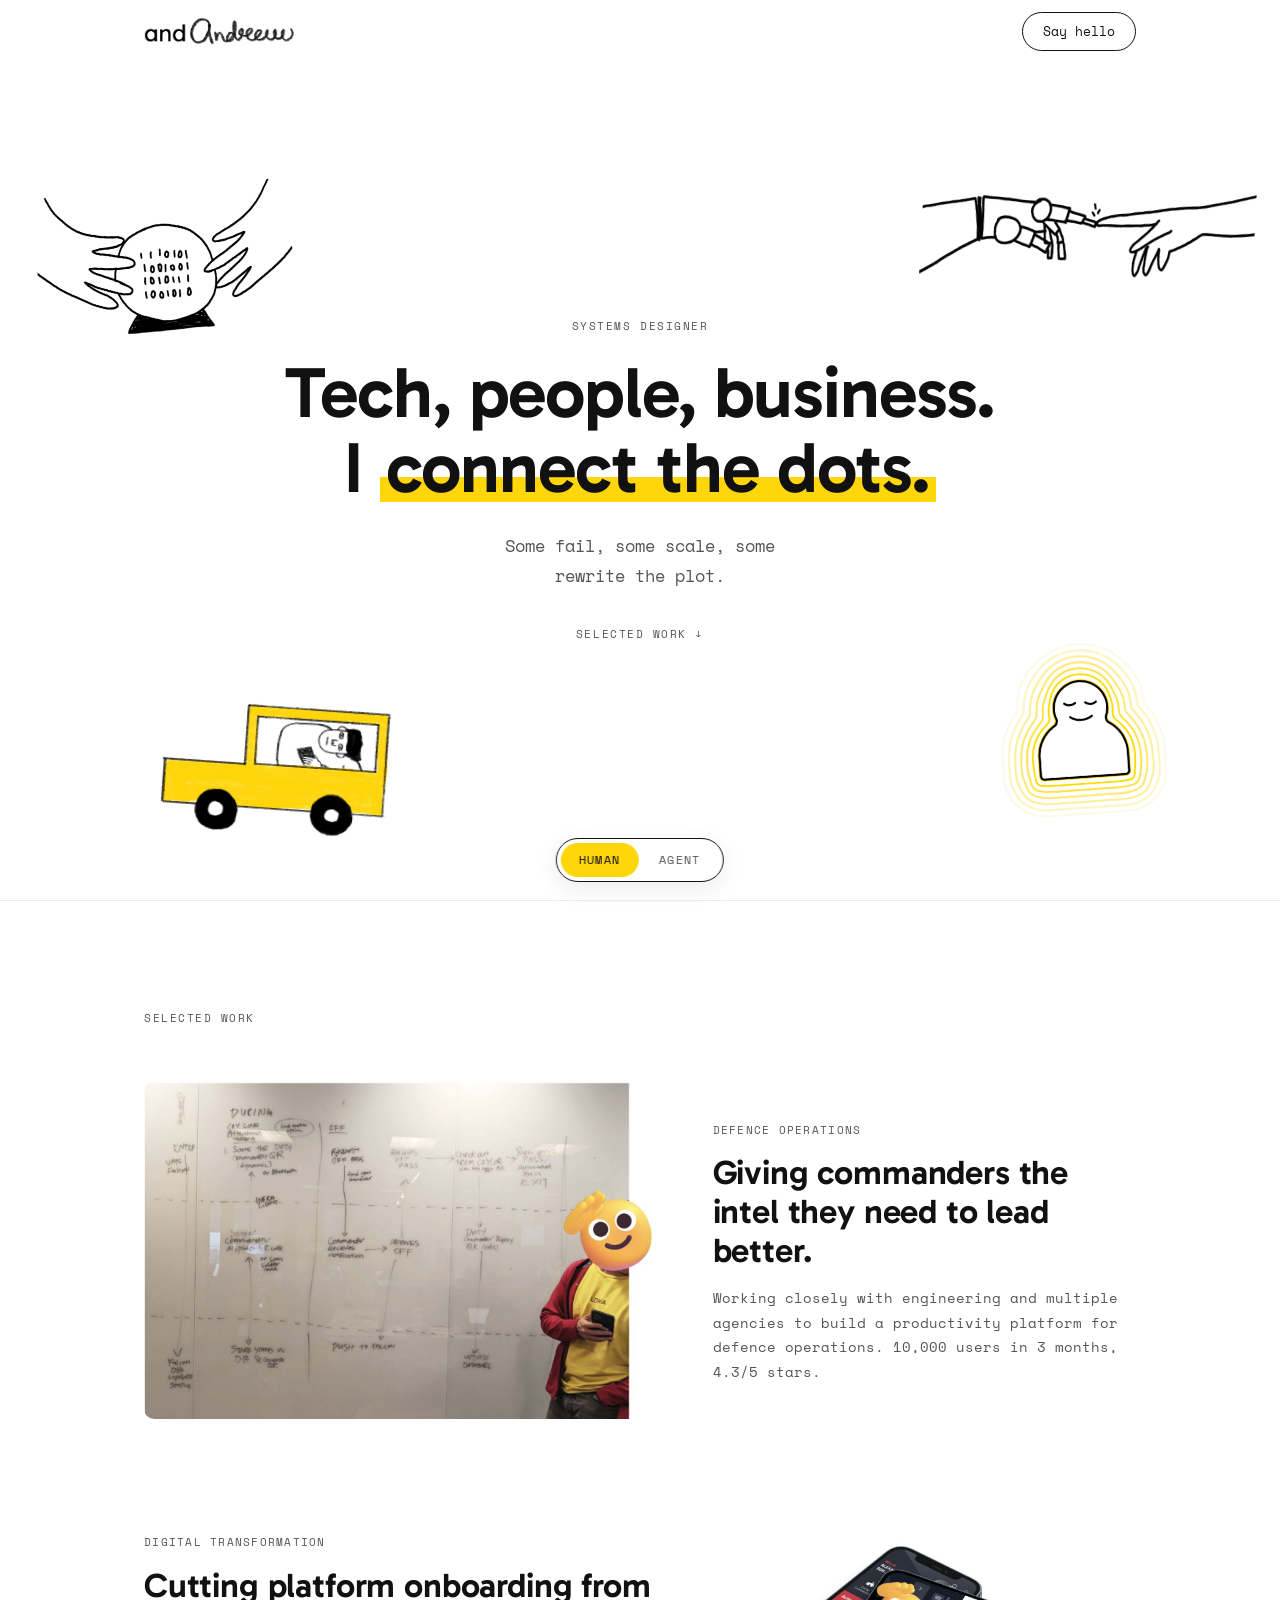
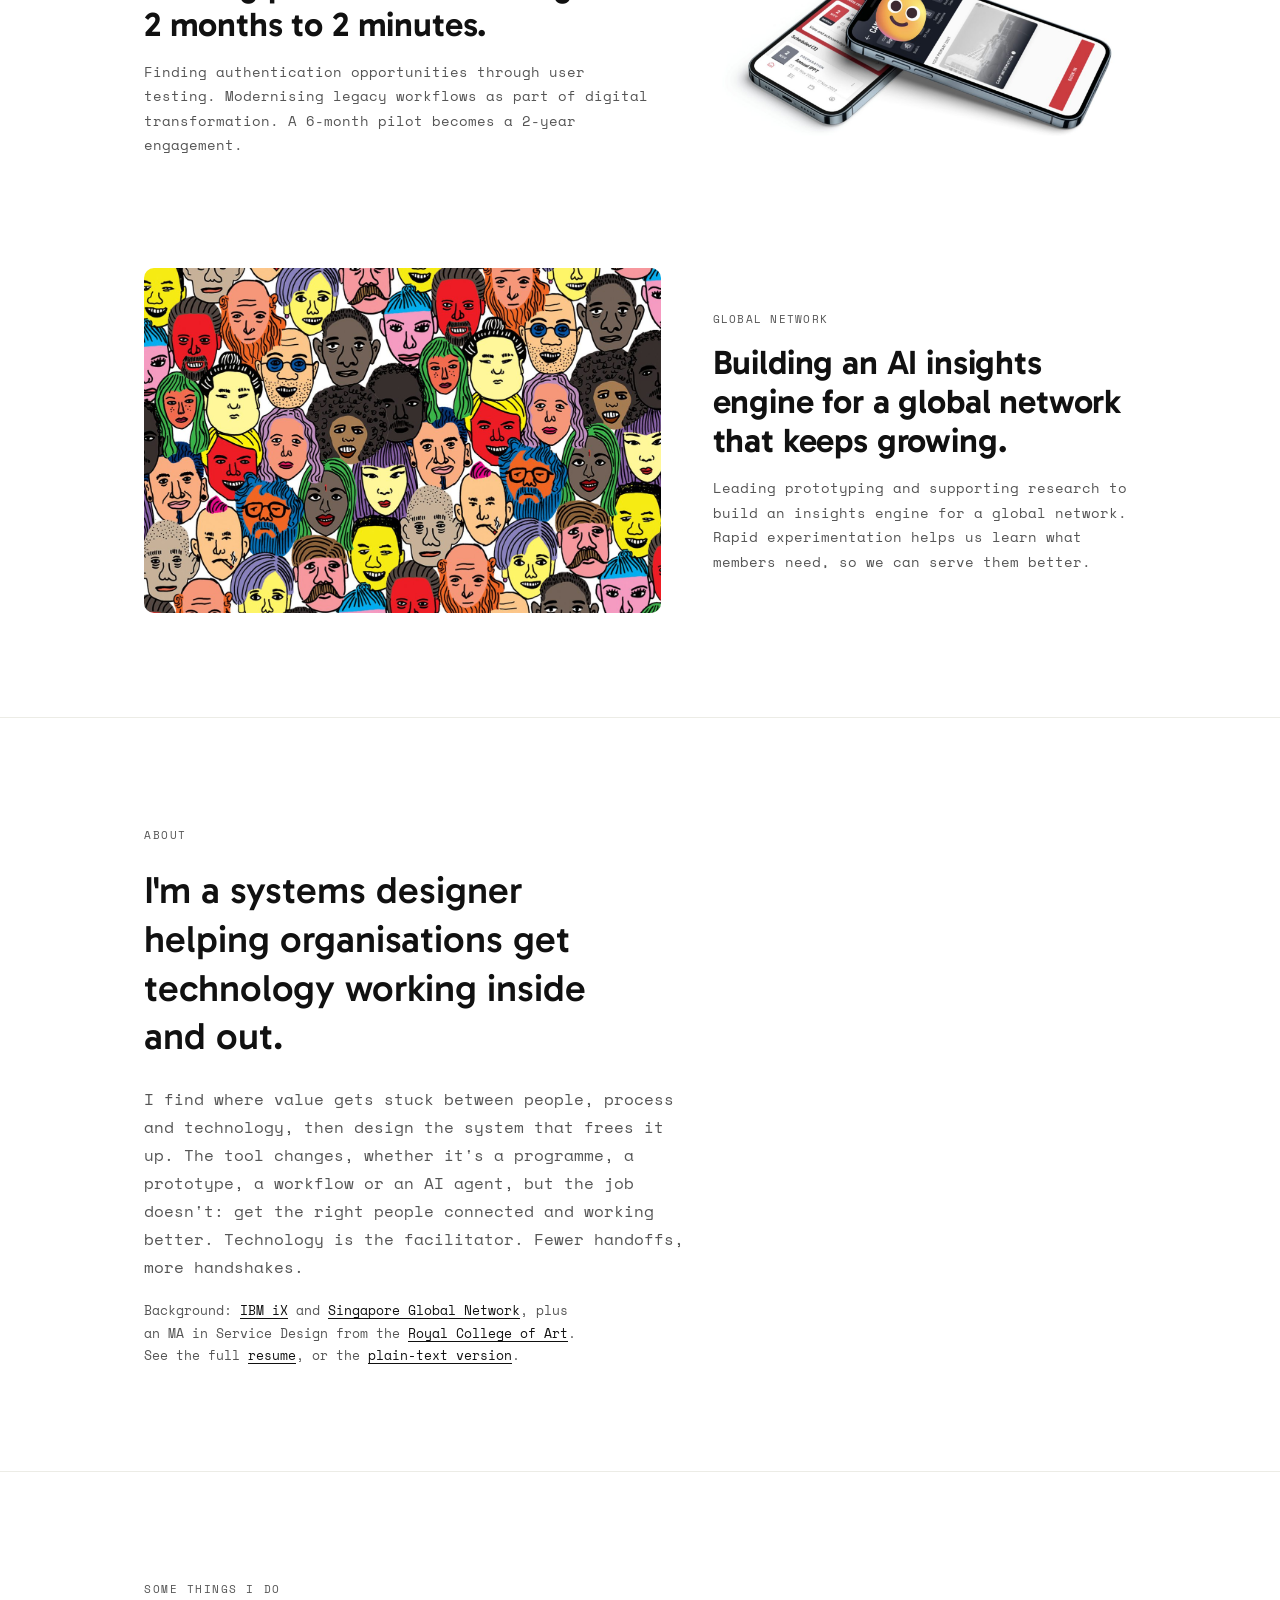
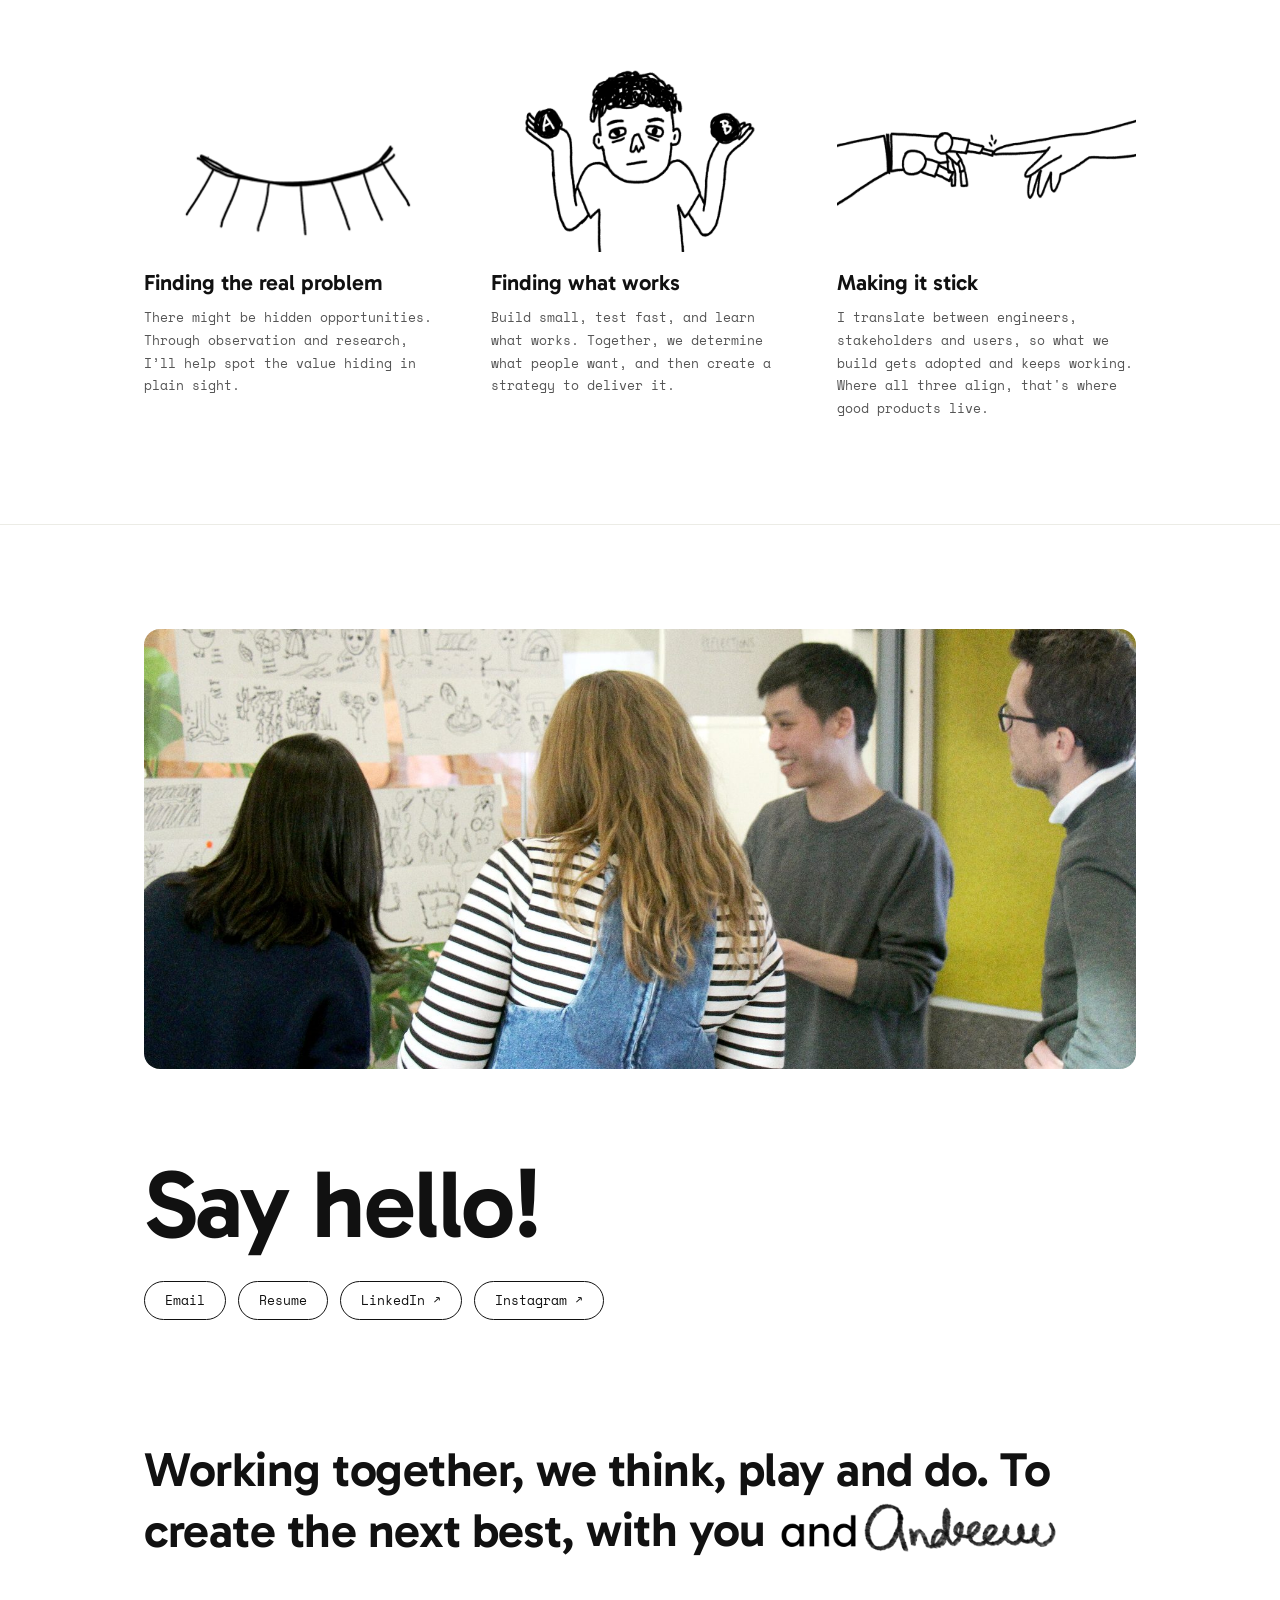
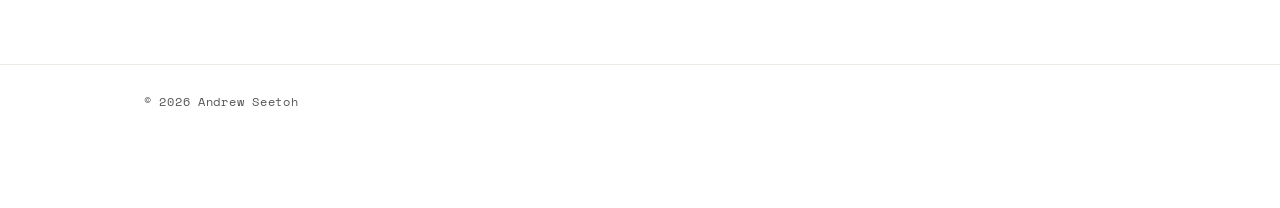
<file: index.html>
<!DOCTYPE html>
<html lang="en">
<head>
<meta charset="UTF-8">
<meta name="viewport" content="width=device-width, initial-scale=1">
<title>Andrew Seetoh | Systems and Service Designer, Singapore</title>
<meta name="description" content="Systems designer. I find where value gets stuck between people, process and technology, and design the system that frees it up.">
<link rel="canonical" href="https://andandrew.com/">

<meta property="og:site_name" content="andandrew">
<meta property="og:title" content="Andrew Seetoh | Systems and Service Designer, Singapore">
<meta property="og:url" content="https://andandrew.com/">
<meta property="og:type" content="website">
<meta property="og:description" content="Systems designer. I find where value gets stuck between people, process and technology, and design the system that frees it up.">
<meta property="og:image" content="https://andandrew.com/images/og-cover.png">
<meta property="og:image:width" content="1200">
<meta property="og:image:height" content="630">
<meta name="twitter:card" content="summary_large_image">
<meta name="twitter:title" content="Andrew Seetoh | Systems and Service Designer, Singapore">
<meta name="twitter:description" content="Systems designer. I find where value gets stuck between people, process and technology, and design the system that frees it up.">
<meta name="twitter:image" content="https://andandrew.com/images/og-cover.png">

<script type="application/ld+json">
{
  "@context": "https://schema.org",
  "@type": "WebSite",
  "@id": "https://andandrew.com/#website",
  "url": "https://andandrew.com/",
  "name": "andandrew",
  "description": "Systems designer. I find where value gets stuck between people, process and technology, and design the system that frees it up.",
  "inLanguage": "en",
  "publisher": {
    "@id": "https://andandrew.com/#andrew"
  }
}
</script>
<script type="application/ld+json">
{
  "@context": "https://schema.org",
  "@type": "ProfilePage",
  "@id": "https://andandrew.com/#page",
  "url": "https://andandrew.com/",
  "name": "Andrew Seetoh | Systems and Service Designer, Singapore",
  "isPartOf": {
    "@id": "https://andandrew.com/#website"
  },
  "about": {
    "@id": "https://andandrew.com/#andrew"
  },
  "mainEntity": {
    "@id": "https://andandrew.com/#andrew"
  },
  "dateModified": "2026-11-10"
}
</script>
<script type="application/ld+json">
{
  "@context": "https://schema.org",
  "@type": "Person",
  "@id": "https://andandrew.com/#andrew",
  "name": "Andrew Seetoh",
  "alternateName": "andandrew",
  "jobTitle": "Product Manager, Digital Experience",
  "url": "https://andandrew.com/",
  "image": "https://andandrew.com/images/og-cover.png",
  "description": "Singapore-based systems and service designer, and product manager. Designs how people and AI agents work together, then prototypes it and drives adoption.",
  "email": "seetohandrew@gmail.com",
  "address": {
    "@type": "PostalAddress",
    "addressLocality": "Singapore",
    "addressCountry": "SG"
  },
  "worksFor": {
    "@type": "Organization",
    "name": "Singapore Global Network (Economic Development Board)",
    "url": "https://singaporeglobalnetwork.gov.sg/"
  },
  "alumniOf": [
    {
      "@type": "CollegeOrUniversity",
      "name": "Royal College of Art",
      "url": "https://www.rca.ac.uk/"
    },
    {
      "@type": "CollegeOrUniversity",
      "name": "School of Visual Arts",
      "url": "https://sva.edu/"
    },
    {
      "@type": "EducationalOrganization",
      "name": "Temasek Polytechnic"
    }
  ],
  "knowsAbout": [
    "Systems design",
    "Service design",
    "Experience design",
    "Human-AI interaction design",
    "Conversational design",
    "AI agents",
    "AI product management",
    "AI deployment and adoption",
    "Design research",
    "Rapid prototyping",
    "Workshop facilitation"
  ],
  "knowsLanguage": [
    "English",
    "Mandarin Chinese"
  ],
  "seeks": {
    "@type": "Demand",
    "description": "AI experience designer, AI service designer, AI product manager, and AI deployment or forward deployed strategist roles in Singapore and APAC."
  },
  "sameAs": [
    "https://www.linkedin.com/in/andrewseetoh/",
    "https://andandrew.com/resume.html"
  ]
}
</script>

<link rel="icon" type="image/png" sizes="32x32" href="favicon-32.png">
<link rel="icon" type="image/png" sizes="128x128" href="favicon.png">
<link rel="apple-touch-icon" href="apple-touch-icon.png">

<link rel="preconnect" href="https://fonts.googleapis.com">
<link rel="preconnect" href="https://fonts.gstatic.com" crossorigin>
<link href="https://fonts.googleapis.com/css2?family=Gabarito:wght@500;600&family=Space+Mono:wght@400;700&display=swap" rel="stylesheet">

<script>document.documentElement.classList.add('js');</script>
<link rel="stylesheet" href="styles.css">
</head>
<body>

<header class="site-header">
  <div class="wrap">
    <a href="#top" class="wordmark" aria-label="andandrew, back to top">
      <img src="images/wordmark.png" alt="and Andrew" width="750" height="150">
    </a>
    <a class="pill" href="mailto:seetohandrew@gmail.com">Say hello</a>
  </div>
</header>

<main id="top">

  <!-- HERO: the landing -->
  <section class="hero">
    <div class="hero-copy">
      <p class="eyebrow">Systems designer</p>
      <h1>Tech, people, business. I&nbsp;<span class="mark">connect the dots.</span></h1>
      <p class="lede">Some fail, some scale, some rewrite the plot.</p>
      <a class="cue" href="#work">Selected work ↓</a>
    </div>

    <img class="float f-ball" src="images/hero-crystal-ball.gif" alt="Two hands around a crystal ball full of binary code" width="1620" height="1080">
    <img class="float f-hands" src="images/hero-hands.gif" alt="A robot hand reaching toward a human hand" width="1620" height="1080">
    <video class="float f-car" autoplay loop muted playsinline poster="images/hero-car-poster.jpg" aria-label="A yellow car with a driver looking at their phone" width="900" height="600">
      <source src="images/hero-car.mp4" type="video/mp4">
    </video>
    <img class="float f-calm" src="images/hero-calm.jpg" alt="A calm figure with ripples of yellow radiating outward" width="1080" height="1080">
  </section>

  <!-- SELECTED WORK -->
  <section id="work">
    <div class="wrap">
      <div class="section-head reveal">
        <span class="eyebrow">Selected work</span>
      </div>

      <div class="work-list">

        <article class="work-item reveal">
          <div class="work-media">
            <img src="images/work-camp-whiteboard.jpg" alt="Whiteboard sketch mapping the duty commander and off-pass flows" width="1400" height="914" loading="lazy">
          </div>
          <div class="work-body">
            <span class="work-tag">Defence operations</span>
            <h3>Giving commanders the intel they need to lead better.</h3>
            <p>Working closely with engineering and multiple agencies to build a productivity platform for defence operations. 10,000 users in 3 months, 4.3/5 stars.</p>
          </div>
        </article>

        <article class="work-item reveal">
          <div class="work-media">
            <img src="images/work-camp-phones.jpg" alt="The Camp Companion app on two phones, showing scheduled activities and camp booking" width="1400" height="928" loading="lazy">
          </div>
          <div class="work-body">
            <span class="work-tag">Digital transformation</span>
            <h3>Cutting platform onboarding from 2 months to 2 minutes.</h3>
            <p>Finding authentication opportunities through user testing. Modernising legacy workflows as part of digital transformation. A 6-month pilot becomes a 2-year engagement.</p>
          </div>
        </article>

        <article class="work-item reveal">
          <div class="work-media">
            <img src="images/work-insights-faces.jpg" alt="Illustration of a crowd of colourful, diverse faces" width="1400" height="933" loading="lazy">
          </div>
          <div class="work-body">
            <span class="work-tag">Global network</span>
            <h3>Building an AI insights engine for a global network that keeps growing.</h3>
            <p>Leading prototyping and supporting research to build an insights engine for a global network. Rapid experimentation helps us learn what members need, so we can serve them better.</p>
          </div>
        </article>

      </div>
    </div>
  </section>

  <!-- ABOUT -->
  <section id="about">
    <div class="wrap reveal">
      <span class="eyebrow">About</span>
      <p class="about-statement">I'm a systems designer helping organisations get technology working inside and out.</p>
      <p class="about-body">I find where value gets stuck between people, process and technology, then design the system that frees it up. The tool changes, whether it's a programme, a prototype, a workflow or an AI agent, but the job doesn't: get the right people connected and working better. Technology is the facilitator. Fewer handoffs, more handshakes.</p>
      <p class="about-links">Background: <a href="https://www.ibm.com/consulting/ibmix" target="_blank" rel="noopener">IBM iX</a> and <a href="https://singaporeglobalnetwork.gov.sg/" target="_blank" rel="noopener">Singapore Global Network</a>, plus an MA in Service Design from the <a href="https://www.rca.ac.uk/" target="_blank" rel="noopener">Royal College of Art</a>. See the full <a href="resume.html">resume</a>, or the <a href="agent.md">plain-text version</a>.</p>
    </div>
  </section>

  <!-- SOME THINGS I DO -->
  <section id="things-i-do">
    <div class="wrap">
      <div class="section-head reveal">
        <span class="eyebrow">Some things I do</span>
      </div>
      <div class="cap-grid">

        <div class="cap-card reveal">
          <img src="images/cap-real-problem.gif" alt="A blinking eye with a heart for a pupil" width="600" height="400" loading="lazy">
          <h3>Finding the real problem</h3>
          <p>There might be hidden opportunities. Through observation and research, I’ll help spot the value hiding in plain sight.</p>
        </div>

        <div class="cap-card reveal">
          <img src="images/cap-product-market-fit.gif" alt="A person holding up two options, A and B" width="1620" height="1080" loading="lazy">
          <h3>Finding what works</h3>
          <p>Build small, test fast, and learn what works. Together, we determine what people want, and then create a strategy to deliver it.</p>
        </div>

        <div class="cap-card reveal">
          <img src="images/cap-bridging.gif" alt="A robot hand reaching toward a human hand" width="1620" height="1080" loading="lazy">
          <h3>Making it stick</h3>
          <p>I translate between engineers, stakeholders and users, so what we build gets adopted and keeps working. Where all three align, that's where good products live.</p>
        </div>

      </div>
    </div>
  </section>

  <!-- WORKSHOP PHOTO + CONTACT + SIGN-OFF: one closing section -->
  <section id="contact">
    <div class="wrap">
      <div class="collab reveal">
        <img src="images/collab-workshop.jpg" alt="Andrew talking with colleagues in front of a wall of sketches at a workshop" width="1600" height="1067" loading="lazy">
      </div>

      <div class="contact reveal">
        <h2><a href="mailto:seetohandrew@gmail.com">Say hello!</a></h2>
        <div class="contact-links">
          <a class="pill" href="mailto:seetohandrew@gmail.com">Email</a>
          <a class="pill" href="resume.html">Resume</a>
          <a class="pill" href="https://www.linkedin.com/in/andrewseetoh/" target="_blank" rel="noopener">LinkedIn ↗</a>
          <a class="pill" href="https://instagram.com/nuglybird" target="_blank" rel="noopener">Instagram ↗</a>
        </div>
      </div>

      <p class="signoff">Working together, we think, play and do. To create the next best, <span class="nb">with&nbsp;you<span class="signature"><img src="images/wordmark.png" alt="and Andrew" width="750" height="150"></span></span></p>
    </div>
  </section>

  <!-- AGENT VIEW: plain-text version of this page, shown by the Human | Agent toggle.
       Same facts as the rest of the site; also served as /agent.md -->
  <section id="agent-view" aria-label="Agent view">
    <div class="wrap">
      <span class="eyebrow">Agent view</span>
      <div class="agent-head">
        <p class="agent-note">The same page, minus the pictures. Copy it into whatever you are working with. Prefer the pretty version? Switch back to <button type="button" class="linklike" data-view="human">Human</button>.</p>
        <div class="agent-actions">
          <button type="button" class="pill" id="copy-md">Copy as markdown</button>
          <a class="pill" href="agent.md">Raw .md ↗</a>
        </div>
      </div>
      <pre class="agent-md" id="agent-md" tabindex="0"># Andrew Seetoh

&gt; Hello, agent. Here's the short version, no scrolling required.

Singapore-based AI experience and service designer, and product manager. I design how people and AI agents work together, then prototype it and drive adoption.

## Contact
- Email: seetohandrew@gmail.com
- LinkedIn: https://www.linkedin.com/in/andrewseetoh/
- Site: https://andandrew.com/
- Full resume: https://andandrew.com/resume.html

## Open to
- AI experience and service design
- AI product management
- AI deployment and forward deployed strategist roles
- Location: Singapore, happy to work across APAC
- Languages: English, conversational Mandarin

## How I work
I'm a systems designer helping organisations get technology working inside and out.
- Find: where value gets stuck between people, process and technology.
- Design: the system that frees it up, whether a programme, a product, a workflow or an AI agent.
- Make it work: prototype, test, ship, then hand it over so it keeps working.

The tool changes but the job doesn't: get the right people connected and working better. Technology is the facilitator.

## Now
- Product Manager, Digital Experience, Singapore Global Network (EDB), since Feb 2026. Leading early-stage product development for the member-facing Community Platform (290,000+ members).

## Selected work
- Camp Companion (IBM iX): enterprise-grade mobile app and admin platform for a government client, built from day 0 to Release 4. About 10,000 users across 20 units in 3 months, rated 4.3/5. Onboarding cut from 2 months to 2 minutes.
- Feedback framework (Singapore Global Network): feedback architecture for a 290,000+ member global network, turning scattered touchpoints into a pipeline for product, programme and leadership decisions.
- Kitchen Crew (personal): three Singlish-speaking AI agents that plan meals and groceries, as a group chat and a voice call. Chat: https://kitchen-crew-chat.lovable.app/ Voice: https://kitchen-crew-call.lovable.app/

## Background
- Senior Lead Service Designer, Singapore Global Network (EDB), Feb 2025 to Jan 2026
- Senior Design Consultant, IBM iX, Feb 2021 to Feb 2025
- Prototype Builder (contract), GovTech, Dec 2017 to Jul 2018
- Experience Designer, The Secret Little Agency, Aug 2015 to Oct 2017
- Co-founder, Jiak: Masak Masak (supper club), Sep 2014 to Dec 2015
- MA Service Design, Royal College of Art; BFA Design, School of Visual Arts

## Skills
Service design, design research, journey mapping, service blueprinting, workshop facilitation, conversational design, prompt engineering, AI evaluation and guardrails, rapid prototyping, Agile delivery. Tools: Figma, Claude, Cursor, Lovable, Microsoft Copilot, Supabase.

## For machines
- llms.txt: https://andandrew.com/llms.txt
- Structured data (JSON-LD): https://andandrew.com/resume.html

Fewer handoffs, more handshakes.
</pre>
    </div>
  </section>

</main>

<footer>
  <div class="wrap">© 2026 Andrew Seetoh</div>
</footer>

<div class="view-toggle" role="group" aria-label="Reader view">
  <button type="button" data-view="human" aria-pressed="true">Human</button>
  <button type="button" data-view="agent" aria-pressed="false">Agent</button>
</div>

<script src="script.js"></script>
</body>
</html>
</file>
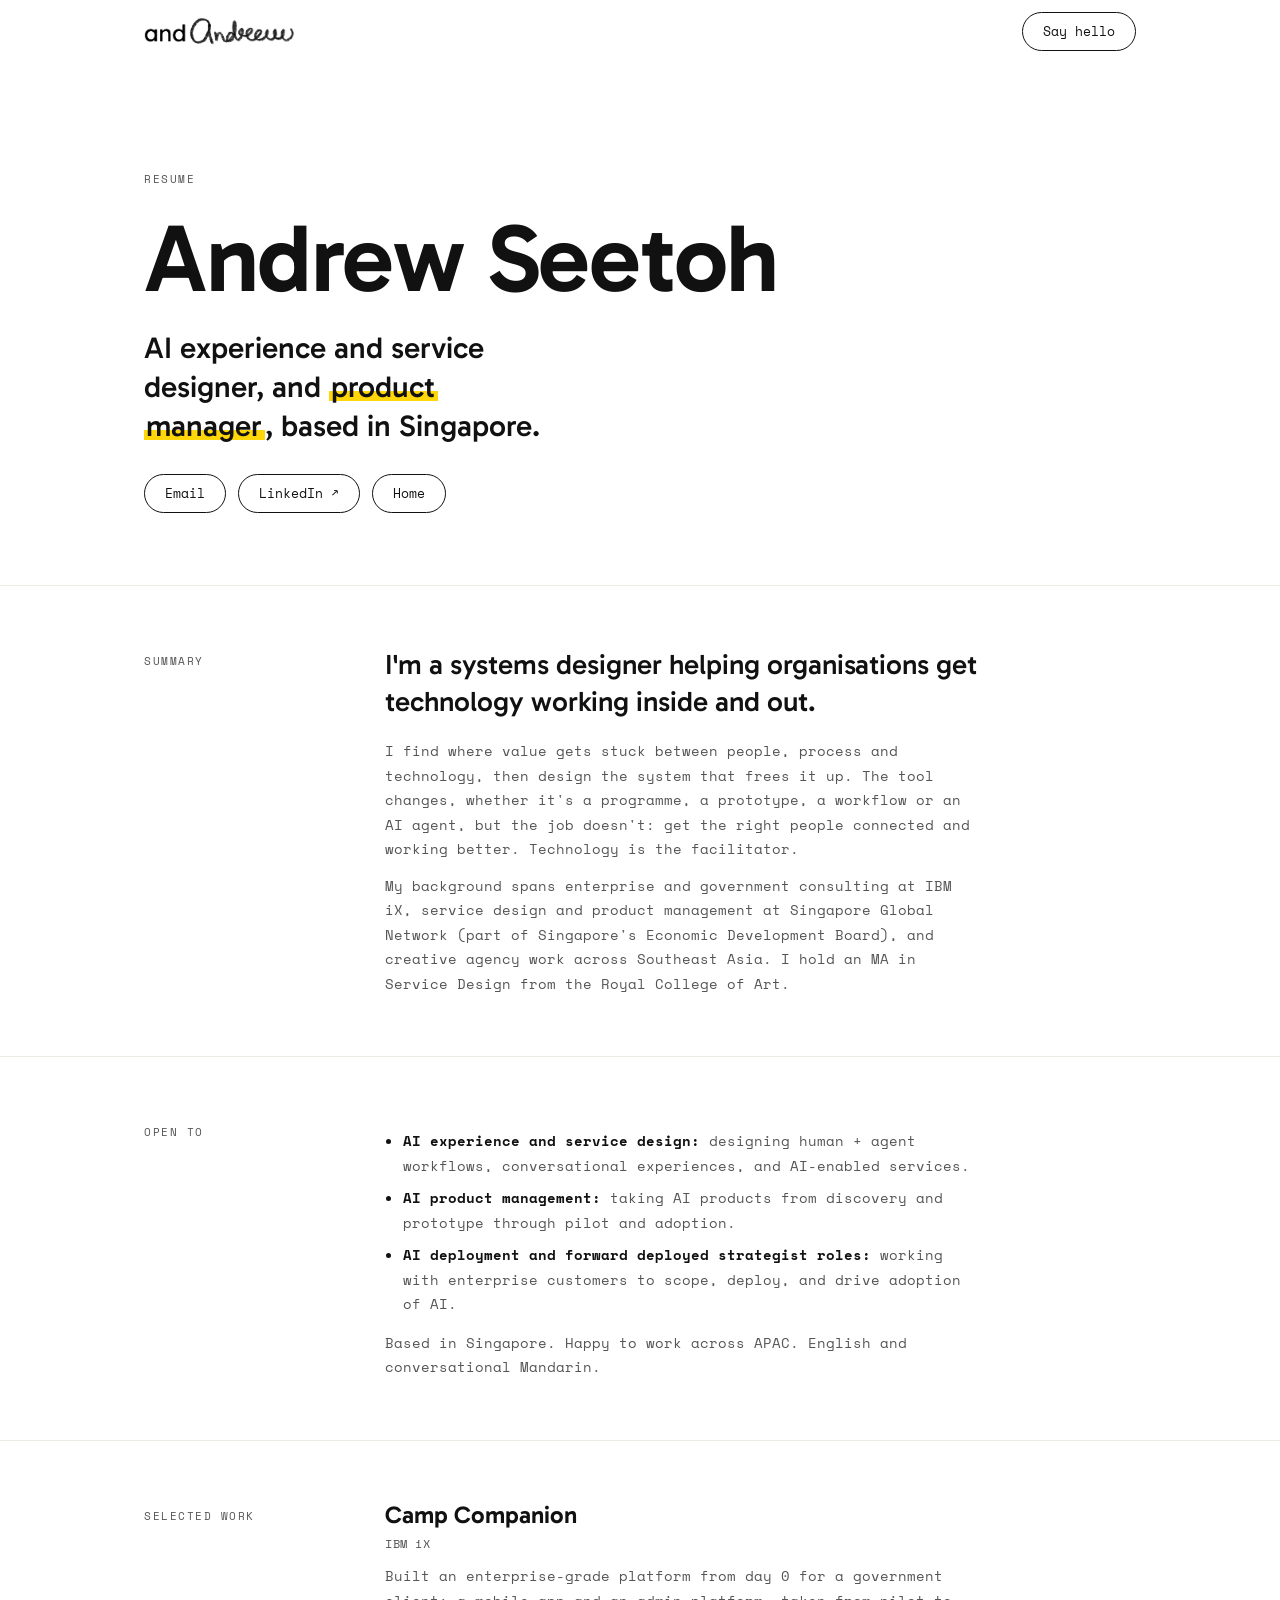
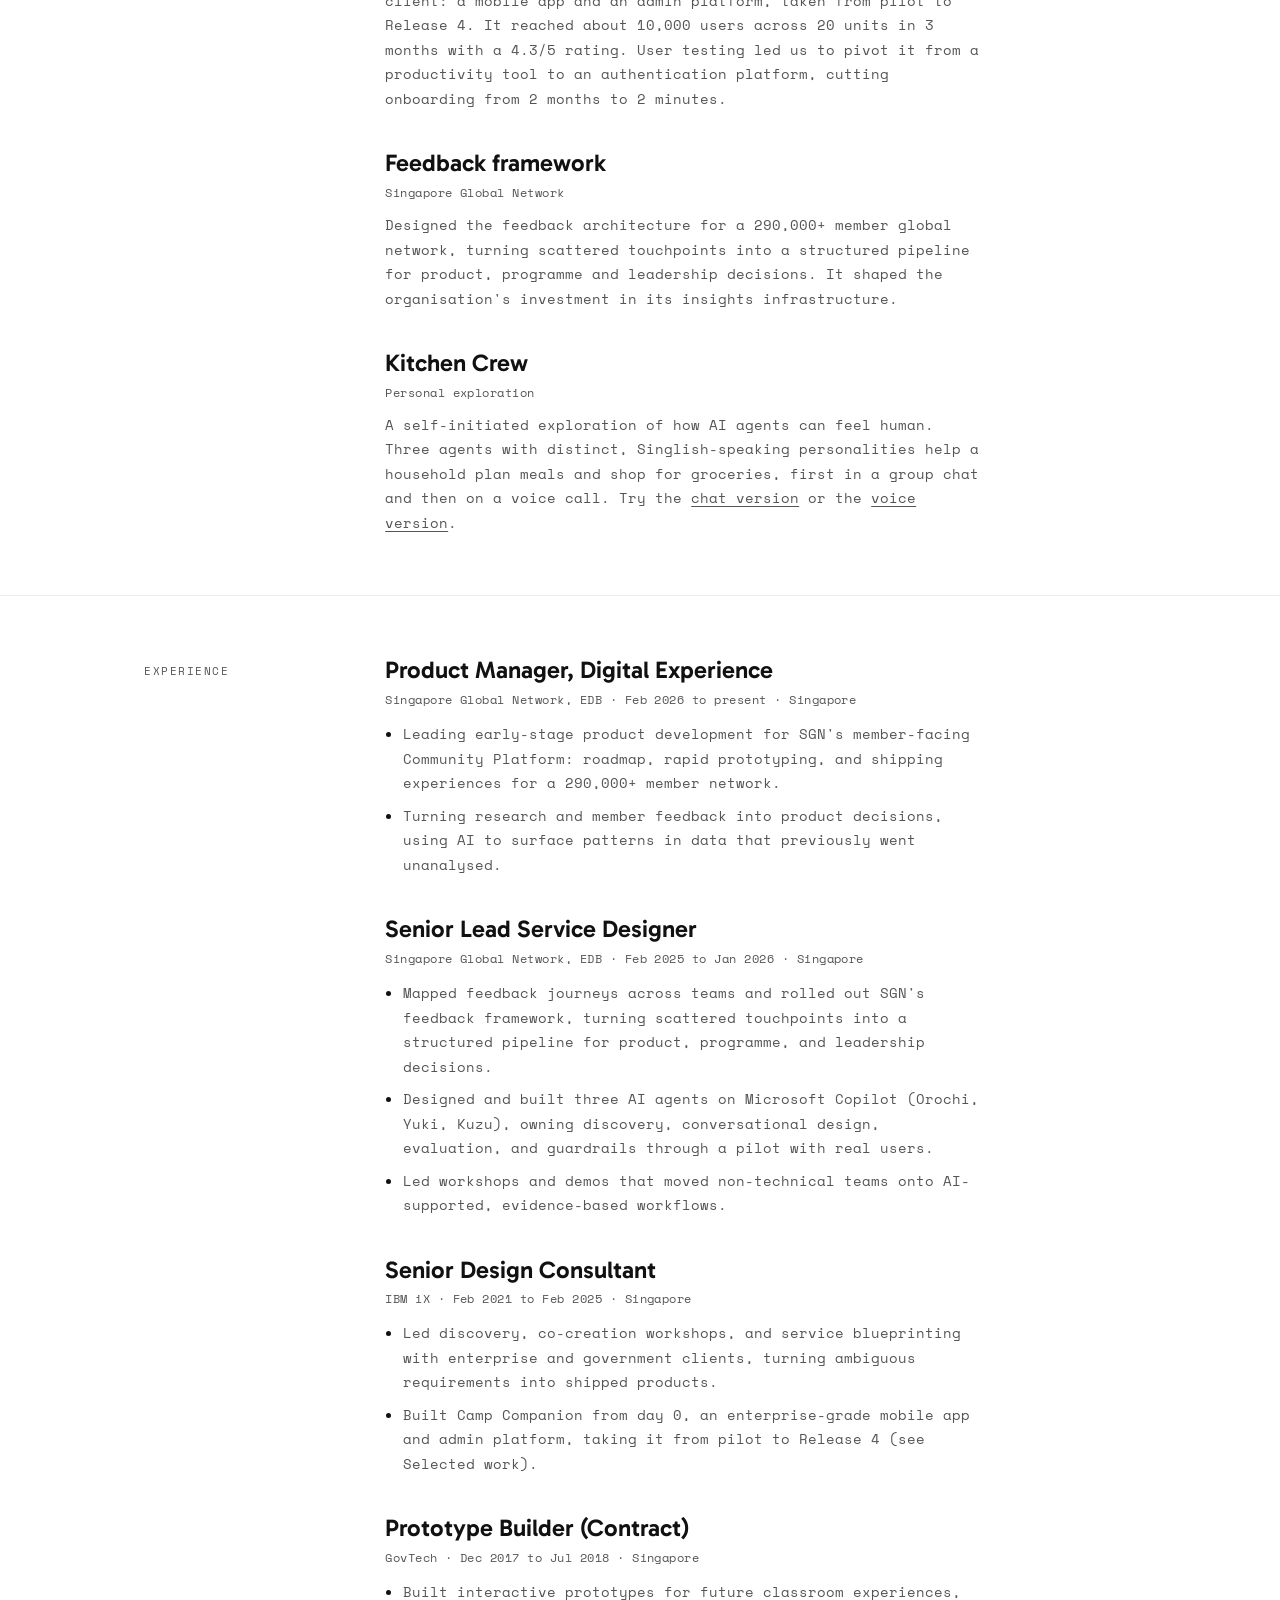
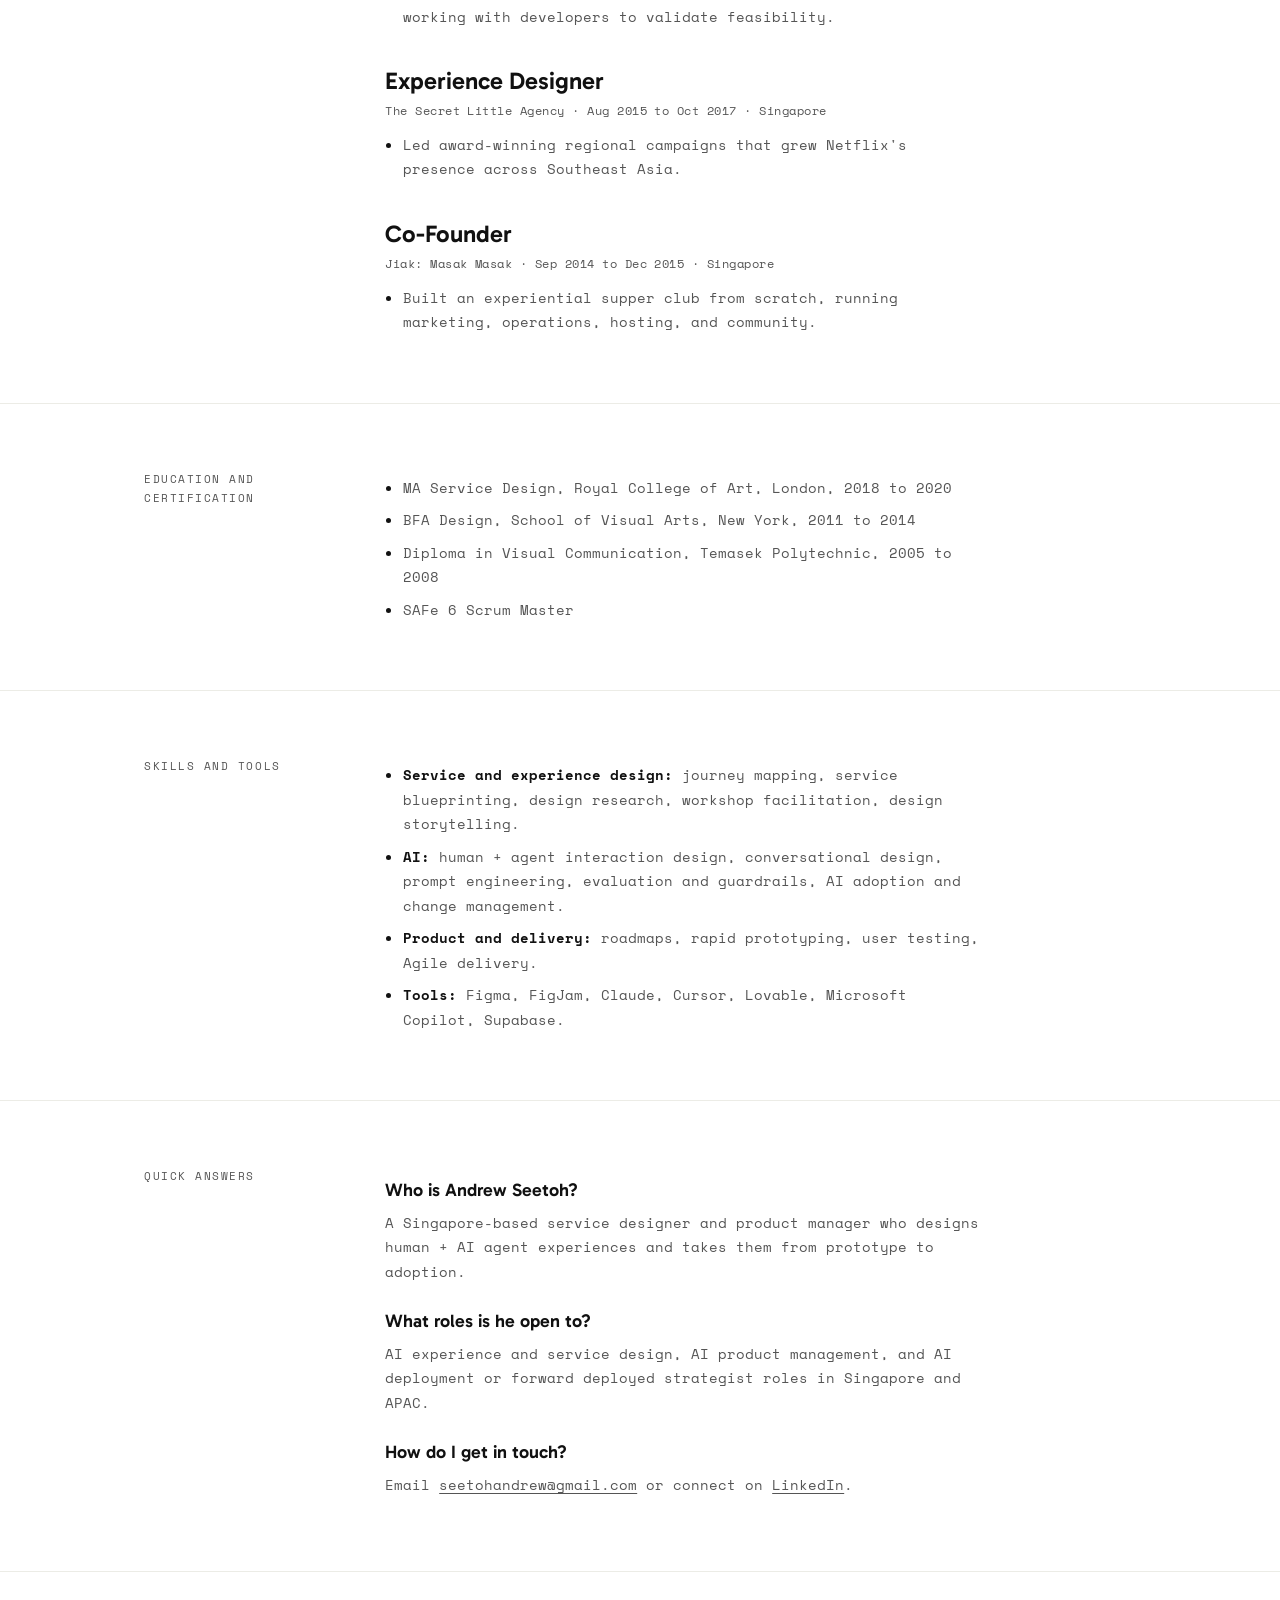
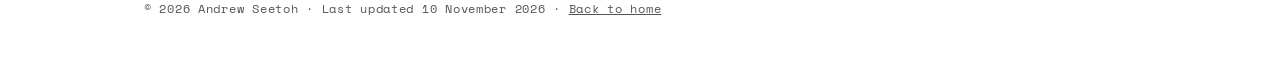
<file: resume.html>
<!doctype html>
<html lang="en">
<head>
<meta charset="utf-8">
<meta name="viewport" content="width=device-width, initial-scale=1">
<title>Andrew Seetoh, AI Experience and Service Designer, Singapore</title>
<meta name="description" content="Andrew Seetoh is a Singapore-based service designer and product manager who designs human + AI agent experiences and takes them from prototype to adoption. Open to AI experience design, AI product and deployment strategist roles in Singapore and APAC.">
<link rel="canonical" href="https://andandrew.com/resume.html">
<meta property="og:type" content="profile">
<meta property="og:title" content="Andrew Seetoh, AI Experience and Service Designer, Singapore">
<meta property="og:description" content="Service designer and product manager who designs human + AI agent experiences and takes them from prototype to adoption.">
<meta property="og:url" content="https://andandrew.com/resume.html">
<meta property="og:image" content="https://andandrew.com/images/og-cover.png">
<meta name="twitter:card" content="summary_large_image">

<link rel="icon" type="image/png" sizes="32x32" href="favicon-32.png">
<link rel="icon" type="image/png" sizes="128x128" href="favicon.png">
<link rel="apple-touch-icon" href="apple-touch-icon.png">

<script type="application/ld+json">
{
  "@context": "https://schema.org",
  "@type": "ProfilePage",
  "dateModified": "2026-11-10",
  "mainEntity": {
    "@type": "Person",
    "@id": "https://andandrew.com/#andrew",
    "name": "Andrew Seetoh",
    "jobTitle": "Product Manager, Digital Experience",
    "description": "Singapore-based service designer and product manager who designs human + AI agent experiences and takes them from prototype to adoption.",
    "url": "https://andandrew.com/",
    "image": "https://andandrew.com/images/og-cover.png",
    "email": "seetohandrew@gmail.com",
    "address": { "@type": "PostalAddress", "addressLocality": "Singapore", "addressCountry": "SG" },
    "worksFor": { "@type": "Organization", "name": "Singapore Global Network (Economic Development Board)", "url": "https://singaporeglobalnetwork.gov.sg/" },
    "alumniOf": [
      { "@type": "CollegeOrUniversity", "name": "Royal College of Art" },
      { "@type": "CollegeOrUniversity", "name": "School of Visual Arts" },
      { "@type": "EducationalOrganization", "name": "Temasek Polytechnic" }
    ],
    "knowsAbout": [
      "Service design", "Experience design", "Human-AI interaction design", "Conversational design",
      "AI agents", "AI product management", "AI deployment and adoption", "Prompt engineering",
      "AI evaluation and guardrails", "Journey mapping", "Service blueprinting", "Design research",
      "Workshop facilitation", "Rapid prototyping", "Change management", "Agile delivery"
    ],
    "knowsLanguage": ["English", "Mandarin Chinese"],
    "hasCredential": { "@type": "EducationalOccupationalCredential", "name": "SAFe 6 Scrum Master" },
    "seeks": {
      "@type": "Demand",
      "description": "AI experience designer, AI service designer, AI product manager, and AI deployment or forward deployed strategist roles in Singapore and APAC."
    },
    "sameAs": ["https://www.linkedin.com/in/andrewseetoh/"]
  }
}
</script>
<script type="application/ld+json">
{
  "@context": "https://schema.org",
  "@type": "FAQPage",
  "mainEntity": [
    { "@type": "Question", "name": "Who is Andrew Seetoh?",
      "acceptedAnswer": { "@type": "Answer", "text": "Andrew Seetoh is a Singapore-based service designer and product manager. He designs human + AI agent experiences and takes them from prototype to adoption. He has worked across enterprise consulting (IBM iX), government (Singapore Global Network, EDB, and GovTech), and creative agencies, and holds an MA in Service Design from the Royal College of Art." } },
    { "@type": "Question", "name": "What roles is Andrew Seetoh open to?",
      "acceptedAnswer": { "@type": "Answer", "text": "AI experience and service design, AI product management, and AI deployment or forward deployed strategist roles, based in Singapore or serving APAC." } },
    { "@type": "Question", "name": "How does Andrew Seetoh use AI and technology?",
      "acceptedAnswer": { "@type": "Answer", "text": "As a facilitator, not the point. He finds where value gets stuck between people, process and technology, then designs the system that frees it up, whether that's a programme, a prototype, a workflow or an AI agent. The goal is getting the right people connected and working better." } },
    { "@type": "Question", "name": "How do I contact Andrew Seetoh?",
      "acceptedAnswer": { "@type": "Answer", "text": "Email seetohandrew@gmail.com or connect on LinkedIn at linkedin.com/in/andrewseetoh." } }
  ]
}
</script>

<link rel="preconnect" href="https://fonts.googleapis.com">
<link rel="preconnect" href="https://fonts.gstatic.com" crossorigin>
<link href="https://fonts.googleapis.com/css2?family=Gabarito:wght@500;600&family=Space+Mono:wght@400;700&display=swap" rel="stylesheet">
<link rel="stylesheet" href="styles.css">
</head>
<body>

<header class="site-header">
  <div class="wrap">
    <a href="./" class="wordmark" aria-label="andandrew, back to home">
      <img src="images/wordmark.png" alt="and Andrew" width="750" height="150">
    </a>
    <a class="pill" href="mailto:seetohandrew@gmail.com">Say hello</a>
  </div>
</header>

<main class="resume">

<section class="resume-hero">
  <div class="wrap">
    <span class="eyebrow">Resume</span>
    <h1>Andrew Seetoh</h1>
    <p class="tagline">AI experience and service designer, and <span class="mark">product manager</span>, based in Singapore.</p>
    <div class="contact-links">
      <a class="pill" href="mailto:seetohandrew@gmail.com">Email</a>
      <a class="pill" href="https://www.linkedin.com/in/andrewseetoh/" target="_blank" rel="noopener">LinkedIn ↗</a>
      <a class="pill" href="./">Home</a>
    </div>
  </div>
</section>

<section aria-labelledby="summary">
  <div class="wrap r-grid">
    <h2 class="eyebrow" id="summary">Summary</h2>
    <div class="r-body">
      <p class="r-lead">I'm a systems designer helping organisations get technology working inside and out.</p>
      <p>I find where value gets stuck between people, process and technology, then design the system that frees it up. The tool changes, whether it's a programme, a prototype, a workflow or an AI agent, but the job doesn't: get the right people connected and working better. Technology is the facilitator.</p>
      <p>My background spans enterprise and government consulting at IBM iX, service design and product management at Singapore Global Network (part of Singapore's Economic Development Board), and creative agency work across Southeast Asia. I hold an MA in Service Design from the Royal College of Art.</p>
    </div>
  </div>
</section>

<section aria-labelledby="open-to">
  <div class="wrap r-grid">
    <h2 class="eyebrow" id="open-to">Open to</h2>
    <div class="r-body">
      <ul>
        <li><strong>AI experience and service design:</strong> designing human + agent workflows, conversational experiences, and AI-enabled services.</li>
        <li><strong>AI product management:</strong> taking AI products from discovery and prototype through pilot and adoption.</li>
        <li><strong>AI deployment and forward deployed strategist roles:</strong> working with enterprise customers to scope, deploy, and drive adoption of AI.</li>
      </ul>
      <p style="margin-top:14px">Based in Singapore. Happy to work across APAC. English and conversational Mandarin.</p>
    </div>
  </div>
</section>

<section aria-labelledby="work">
  <div class="wrap r-grid">
    <h2 class="eyebrow" id="work">Selected work</h2>
    <div class="r-body">

      <div class="r-item">
        <h3>Camp Companion</h3>
        <p class="r-where">IBM iX</p>
        <p style="margin-top:10px">Built an enterprise-grade platform from day 0 for a government client: a mobile app and an admin platform, taken from pilot to Release 4. It reached about 10,000 users across 20 units in 3 months with a 4.3/5 rating. User testing led us to pivot it from a productivity tool to an authentication platform, cutting onboarding from 2 months to 2 minutes.</p>
      </div>

      <div class="r-item">
        <h3>Feedback framework</h3>
        <p class="r-where">Singapore Global Network</p>
        <p style="margin-top:10px">Designed the feedback architecture for a 290,000+ member global network, turning scattered touchpoints into a structured pipeline for product, programme and leadership decisions. It shaped the organisation's investment in its insights infrastructure.</p>
      </div>

      <div class="r-item">
        <h3>Kitchen Crew</h3>
        <p class="r-where">Personal exploration</p>
        <p style="margin-top:10px">A self-initiated exploration of how AI agents can feel human. Three agents with distinct, Singlish-speaking personalities help a household plan meals and shop for groceries, first in a group chat and then on a voice call. Try the <a href="https://kitchen-crew-chat.lovable.app/">chat version</a> or the <a href="https://kitchen-crew-call.lovable.app/">voice version</a>.</p>
      </div>

    </div>
  </div>
</section>

<section aria-labelledby="experience">
  <div class="wrap r-grid">
    <h2 class="eyebrow" id="experience">Experience</h2>
    <div class="r-body">

      <div class="r-item">
        <h3>Product Manager, Digital Experience</h3>
        <p class="r-where">Singapore Global Network, EDB · Feb 2026 to present · Singapore</p>
        <ul>
          <li>Leading early-stage product development for SGN's member-facing Community Platform: roadmap, rapid prototyping, and shipping experiences for a 290,000+ member network.</li>
          <li>Turning research and member feedback into product decisions, using AI to surface patterns in data that previously went unanalysed.</li>
        </ul>
      </div>

      <div class="r-item">
        <h3>Senior Lead Service Designer</h3>
        <p class="r-where">Singapore Global Network, EDB · Feb 2025 to Jan 2026 · Singapore</p>
        <ul>
          <li>Mapped feedback journeys across teams and rolled out SGN's feedback framework, turning scattered touchpoints into a structured pipeline for product, programme, and leadership decisions.</li>
          <li>Designed and built three AI agents on Microsoft Copilot (Orochi, Yuki, Kuzu), owning discovery, conversational design, evaluation, and guardrails through a pilot with real users.</li>
          <li>Led workshops and demos that moved non-technical teams onto AI-supported, evidence-based workflows.</li>
        </ul>
      </div>

      <div class="r-item">
        <h3>Senior Design Consultant</h3>
        <p class="r-where">IBM iX · Feb 2021 to Feb 2025 · Singapore</p>
        <ul>
          <li>Led discovery, co-creation workshops, and service blueprinting with enterprise and government clients, turning ambiguous requirements into shipped products.</li>
          <li>Built Camp Companion from day 0, an enterprise-grade mobile app and admin platform, taking it from pilot to Release 4 (see Selected work).</li>
        </ul>
      </div>

      <div class="r-item">
        <h3>Prototype Builder (Contract)</h3>
        <p class="r-where">GovTech · Dec 2017 to Jul 2018 · Singapore</p>
        <ul><li>Built interactive prototypes for future classroom experiences, working with developers to validate feasibility.</li></ul>
      </div>

      <div class="r-item">
        <h3>Experience Designer</h3>
        <p class="r-where">The Secret Little Agency · Aug 2015 to Oct 2017 · Singapore</p>
        <ul><li>Led award-winning regional campaigns that grew Netflix's presence across Southeast Asia.</li></ul>
      </div>

      <div class="r-item">
        <h3>Co-Founder</h3>
        <p class="r-where">Jiak: Masak Masak · Sep 2014 to Dec 2015 · Singapore</p>
        <ul><li>Built an experiential supper club from scratch, running marketing, operations, hosting, and community.</li></ul>
      </div>

    </div>
  </div>
</section>

<section aria-labelledby="education">
  <div class="wrap r-grid">
    <h2 class="eyebrow" id="education">Education and certification</h2>
    <div class="r-body">
      <ul>
        <li>MA Service Design, Royal College of Art, London, 2018 to 2020</li>
        <li>BFA Design, School of Visual Arts, New York, 2011 to 2014</li>
        <li>Diploma in Visual Communication, Temasek Polytechnic, 2005 to 2008</li>
        <li>SAFe 6 Scrum Master</li>
      </ul>
    </div>
  </div>
</section>

<section aria-labelledby="skills">
  <div class="wrap r-grid">
    <h2 class="eyebrow" id="skills">Skills and tools</h2>
    <div class="r-body">
      <ul>
        <li><strong>Service and experience design:</strong> journey mapping, service blueprinting, design research, workshop facilitation, design storytelling.</li>
        <li><strong>AI:</strong> human + agent interaction design, conversational design, prompt engineering, evaluation and guardrails, AI adoption and change management.</li>
        <li><strong>Product and delivery:</strong> roadmaps, rapid prototyping, user testing, Agile delivery.</li>
        <li><strong>Tools:</strong> Figma, FigJam, Claude, Cursor, Lovable, Microsoft Copilot, Supabase.</li>
      </ul>
    </div>
  </div>
</section>

<section aria-labelledby="faq">
  <div class="wrap r-grid">
    <h2 class="eyebrow" id="faq">Quick answers</h2>
    <div class="r-body">
      <dl>
        <dt>Who is Andrew Seetoh?</dt>
        <dd>A Singapore-based service designer and product manager who designs human + AI agent experiences and takes them from prototype to adoption.</dd>
        <dt>What roles is he open to?</dt>
        <dd>AI experience and service design, AI product management, and AI deployment or forward deployed strategist roles in Singapore and APAC.</dd>
        <dt>How do I get in touch?</dt>
        <dd>Email <a href="mailto:seetohandrew@gmail.com">seetohandrew@gmail.com</a> or connect on <a href="https://www.linkedin.com/in/andrewseetoh/">LinkedIn</a>.</dd>
      </dl>
    </div>
  </div>
</section>

</main>

<footer>
  <div class="wrap">© 2026 Andrew Seetoh · Last updated <time datetime="2026-11-10">10 November 2026</time> · <a class="back-home" href="./">Back to home</a></div>
</footer>

</body>
</html>
</file>
<file: styles.css>
/* ---------------------------------------------------
   andandrew.xyz

   Type: Gabarito (curvy display) + Space Mono (semi-mono text).
   Stand-ins for Alfredino Tuttocurvy + Alfredino Semimono.
   To swap fonts, change the two --font-* lines below and the
   <link> tag in index.html. Nothing else depends on them.

   Colour: pure white so your illustrations float, black ink,
   one yellow taken from your artwork, used like a highlighter.
--------------------------------------------------- */

:root {
  --paper: #FFFFFF;
  --ink: #111111;
  --ink-soft: #555555;
  --line: #ECECE6;
  --yellow: #FFD60A;

  --font-display: 'Gabarito', 'Nunito', 'Trebuchet MS', system-ui, sans-serif;
  --font-mono: 'Space Mono', ui-monospace, SFMono-Regular, Menlo, Consolas, monospace;

  --max-w: 1120px;
  --gutter: clamp(20px, 5vw, 64px);
  --header-h: 62px;
}

* { box-sizing: border-box; }

html { scroll-behavior: smooth; }

body {
  margin: 0;
  background: var(--paper);
  color: var(--ink);
  font-family: var(--font-mono);
  font-size: 14px;
  line-height: 1.75;
  -webkit-font-smoothing: antialiased;
}

h1, h2, h3, p { margin: 0; }

a { color: inherit; }
img, video { max-width: 100%; height: auto; display: block; }

.wrap {
  max-width: var(--max-w);
  margin: 0 auto;
  padding: 0 var(--gutter);
}

.eyebrow {
  font-size: 11px;
  letter-spacing: 0.14em;
  text-transform: uppercase;
  color: var(--ink-soft);
}

/* the highlighter */
.mark {
  background-image: linear-gradient(transparent 60%, var(--yellow) 60%, var(--yellow) 90%, transparent 90%);
  padding: 0 0.08em;
  -webkit-box-decoration-break: clone;
  box-decoration-break: clone;
}

/* ---------- header ---------- */

.site-header {
  position: sticky;
  top: 0;
  z-index: 20;
  height: var(--header-h);
  background: rgba(255, 255, 255, 0.92);
  backdrop-filter: blur(10px);
}

.site-header .wrap {
  height: 100%;
  display: flex;
  align-items: center;
  justify-content: space-between;
}

.wordmark img { height: 30px; width: auto; }

.pill {
  display: inline-block;
  text-decoration: none;
  font-family: var(--font-mono);
  font-size: 13px;
  line-height: 1;
  padding: 12px 20px;
  border: 1.5px solid var(--ink);
  border-radius: 999px;
  transition: background 0.2s ease;
}

.pill:hover { background: var(--yellow); }

/* ---------- hero: the landing ---------- */

.hero {
  position: relative;
  min-height: calc(100svh - var(--header-h));
  display: flex;
  align-items: center;
  justify-content: center;
  padding: 120px var(--gutter);
  overflow: hidden;
  text-align: center;
}

.hero-copy {
  position: relative;
  z-index: 2;
  max-width: 780px;
}

.hero h1 {
  font-family: var(--font-display);
  font-weight: 600;
  font-size: clamp(38px, 5.6vw, 76px);
  line-height: 1.04;
  letter-spacing: -0.015em;
  text-wrap: balance;
  max-width: 12em;
  margin: 20px auto 0;
}

.hero .lede {
  margin: 26px auto 0;
  font-size: clamp(14px, 1.4vw, 17px);
  color: var(--ink-soft);
  max-width: 34ch;
}

.hero .cue {
  display: inline-block;
  margin-top: 34px;
  font-size: 11px;
  letter-spacing: 0.14em;
  text-transform: uppercase;
  text-decoration: none;
  color: var(--ink-soft);
}

.hero .cue:hover { color: var(--ink); }

/* the scattered illustrations */
.float {
  position: absolute;
  z-index: 1;
  width: var(--w);
  height: auto;
  transform: rotate(var(--r));
  animation: settle 0.9s cubic-bezier(0.2, 0.8, 0.2, 1) both;
  animation-delay: var(--d);
}

video.float { aspect-ratio: 3 / 2; object-fit: contain; }

@keyframes settle {
  from { opacity: 0; transform: translateY(20px) rotate(var(--r)) scale(0.94); }
  to   { opacity: 1; transform: rotate(var(--r)); }
}

.f-ball  { --w: clamp(170px, 20vw, 280px); --r: -5deg; --d: 0.1s;  left: 3%;  top: 15%; }
.f-hands { --w: clamp(215px, 26vw, 370px); --r: 3deg;  --d: 0.25s; right: 2%; top: 6%; }
.f-car   { --w: clamp(185px, 21vw, 300px); --r: 4deg;  --d: 0.4s;  left: 11%; bottom: 6%; }
.f-calm  { --w: clamp(145px, 15vw, 220px); --r: -4deg; --d: 0.55s; right: 8%; bottom: 9%; }

@media (max-width: 720px) {
  .hero { padding: 175px 20px 185px; }
  .f-ball  { --w: 38vw; left: 2%;  top: 16px; }
  .f-hands { --w: 46vw; right: 0;  top: 30px; }
  .f-car   { --w: 42vw; left: 3%;  bottom: 22px; }
  .f-calm  { --w: 32vw; right: 6%; bottom: 14px; }
}

/* ---------- sections ---------- */

section + section { border-top: 1px solid var(--line); }

section {
  padding: clamp(56px, 9vw, 104px) 0;
}

.section-head { margin-bottom: clamp(30px, 5vw, 52px); }

/* ---------- work ---------- */

.work-list {
  display: flex;
  flex-direction: column;
  gap: clamp(48px, 8vw, 84px);
}

.work-item {
  display: grid;
  grid-template-columns: 1.1fr 0.9fr;
  gap: clamp(22px, 4vw, 56px);
  align-items: center;
}

.work-media img {
  width: 100%;
  border-radius: 10px;
}

.work-tag {
  font-size: 10.5px;
  letter-spacing: 0.12em;
  text-transform: uppercase;
  color: var(--ink-soft);
}

.work-body h3 {
  font-family: var(--font-display);
  font-weight: 600;
  font-size: clamp(24px, 2.9vw, 34px);
  line-height: 1.15;
  letter-spacing: -0.005em;
  margin: 12px 0 16px;
}

.work-body p { color: var(--ink-soft); }

@media (min-width: 781px) {
  .work-item:nth-child(even) .work-media { order: 2; }
}

/* ---------- about ---------- */

.about-statement {
  font-family: var(--font-display);
  font-weight: 500;
  font-size: clamp(24px, 3.4vw, 38px);
  line-height: 1.28;
  max-width: 24ch;
  margin-top: 20px;
}

.about-body {
  margin-top: 24px;
  max-width: 54ch;
  color: var(--ink-soft);
  font-size: clamp(14px, 1.4vw, 16px);
}

.about-links {
  margin-top: 18px;
  max-width: 54ch;
  font-size: 13px;
  color: var(--ink-soft);
}
.about-links a { color: var(--ink); text-underline-offset: 3px; }
.about-links a:hover { background: var(--yellow); }

/* ---------- things I do ---------- */

.cap-grid {
  display: grid;
  grid-template-columns: repeat(3, 1fr);
  gap: clamp(28px, 4vw, 48px);
}

.cap-card img {
  width: 100%;
  aspect-ratio: 3 / 2;
  object-fit: contain;
  margin-bottom: 18px;
}

.cap-card h3 {
  font-family: var(--font-display);
  font-weight: 600;
  font-size: 22px;
  line-height: 1.2;
  margin-bottom: 10px;
}

.cap-card p { color: var(--ink-soft); font-size: 13px; }

/* ---------- workshop banner ---------- */

.collab {
  position: relative;
  border-radius: 16px;
  overflow: hidden;
  isolation: isolate;
}

.collab img {
  width: 100%;
  height: clamp(260px, 42vw, 440px);
  object-fit: cover;
  object-position: 62% 38%;
}

/* ---------- contact + sign-off ---------- */

.contact { margin-top: clamp(48px, 7vw, 88px); }

.contact h2 {
  font-family: var(--font-display);
  font-weight: 600;
  font-size: clamp(44px, 8vw, 96px);
  line-height: 1;
  letter-spacing: -0.015em;
  margin-bottom: 28px;
}

.contact h2 a {
  text-decoration: none;
  background-image: linear-gradient(transparent 62%, var(--yellow) 62%, var(--yellow) 90%, transparent 90%);
  background-size: 0% 100%;
  background-repeat: no-repeat;
  transition: background-size 0.35s ease;
}

.contact h2 a:hover,
.contact h2 a:focus-visible { background-size: 100% 100%; }

.contact-links { display: flex; gap: 12px; flex-wrap: wrap; }

/* The closing line. "and Andrew" is the end of the sentence:
   "...to create the next best, with you and Andrew". */
.signoff {
  margin-top: clamp(64px, 10vw, 120px);
  font-family: var(--font-display);
  font-weight: 600;
  font-size: clamp(26px, 4.2vw, 48px);
  line-height: 1.25;
  letter-spacing: -0.01em;
  max-width: 22em;
  text-wrap: pretty;
}

/* keeps the wordmark from ever landing alone on its own line */
.signoff .nb { white-space: nowrap; }

.signature {
  display: inline-block;
  margin-left: 0.3em;
}

.signature img {
  display: inline-block;
  height: 1.15em;
  width: auto;
  vertical-align: -0.18em;   /* sits the typeset "and" on the text baseline */
}

/* the wordmark writes itself on, left to right */
.js .signature img {
  clip-path: inset(0 100% 0 0);
  transition: clip-path 1.6s cubic-bezier(0.55, 0.1, 0.25, 1) 0.3s;
}

.js .signature.in img { clip-path: inset(-4px -4px -4px -4px); }

/* ---------- resume page ---------- */

.resume section { padding: clamp(36px, 5.5vw, 60px) 0; }
.resume .resume-hero { padding: clamp(56px, 9vw, 104px) 0 clamp(40px, 6vw, 72px); }

.resume-hero h1 {
  font-family: var(--font-display);
  font-weight: 600;
  font-size: clamp(44px, 8vw, 96px);
  line-height: 1;
  letter-spacing: -0.015em;
  margin: 20px 0 22px;
}

.resume-hero .tagline {
  font-family: var(--font-display);
  font-weight: 500;
  font-size: clamp(20px, 2.6vw, 30px);
  line-height: 1.3;
  max-width: 28ch;
  text-wrap: balance;
}

.resume-hero .contact-links { margin-top: 28px; }

.r-grid {
  display: grid;
  grid-template-columns: 190px 1fr;
  gap: clamp(18px, 4vw, 56px);
}

.r-grid > h2 { font-weight: 400; margin: 0; padding-top: 6px; }
.r-body { max-width: 66ch; }

.r-lead {
  font-family: var(--font-display);
  font-weight: 500;
  font-size: clamp(20px, 2.4vw, 28px);
  line-height: 1.35;
  margin-bottom: 18px;
}

.r-body p { color: var(--ink-soft); }
.r-body p + p { margin-top: 12px; }
.r-body .r-lead { color: var(--ink); }

.r-item + .r-item { margin-top: 38px; }

.r-item h3 {
  font-family: var(--font-display);
  font-weight: 600;
  font-size: clamp(19px, 2.2vw, 24px);
  line-height: 1.2;
}

.r-where {
  margin-top: 4px;
  font-size: 12px;
  letter-spacing: 0.04em;
  color: var(--ink-soft);
}

.r-body ul { margin: 12px 0 0; padding-left: 18px; }
.r-body li { color: var(--ink-soft); margin-bottom: 8px; }
.r-body li::marker { color: var(--ink); }
.r-body li strong { color: var(--ink); font-weight: 700; }
.r-body a:not(.pill) { text-underline-offset: 3px; }

.r-body dt {
  font-family: var(--font-display);
  font-weight: 600;
  font-size: 18px;
  margin-top: 22px;
}
.r-body dt:first-child { margin-top: 0; }
.r-body dd { margin: 4px 0 0; color: var(--ink-soft); }

@media (max-width: 780px) {
  .r-grid { grid-template-columns: 1fr; }
  .r-grid > h2 { padding-top: 0; }
}

@media print {
  .site-header, .resume-hero .contact-links, .back-home { display: none; }
  body { font-size: 11px; }
  .resume section { padding: 18px 0; }
  .resume-hero { padding-top: 0; }
  .r-item { break-inside: avoid; }
}

/* ---------- Human | Agent toggle ---------- */

.view-toggle {
  display: none;
  position: fixed;
  left: 50%;
  bottom: max(18px, env(safe-area-inset-bottom));
  transform: translateX(-50%);
  z-index: 30;
  gap: 2px;
  padding: 4px;
  background: rgba(255, 255, 255, 0.94);
  backdrop-filter: blur(10px);
  border: 1.5px solid var(--ink);
  border-radius: 999px;
  box-shadow: 0 6px 24px rgba(0, 0, 0, 0.08);
}

.js .view-toggle { display: flex; }

.view-toggle button {
  font: 12px/1 var(--font-mono);
  letter-spacing: 0.12em;
  text-transform: uppercase;
  padding: 11px 18px;
  border: 0;
  border-radius: 999px;
  background: transparent;
  color: var(--ink-soft);
  cursor: pointer;
  transition: background 0.2s ease, color 0.2s ease;
}

.view-toggle button:hover { color: var(--ink); }
.view-toggle button[aria-pressed="true"] { background: var(--yellow); color: var(--ink); }
.view-toggle button:focus-visible { outline: 3px solid var(--ink); outline-offset: 2px; }

/* room so the floating toggle never covers the footer */
.js footer { padding-bottom: 96px; }

/* ---------- agent view ---------- */

#agent-view { display: none; border-top: 0; }
html[data-view="agent"] main > section:not(#agent-view) { display: none; }
html[data-view="agent"] #agent-view { display: block; }

.agent-head {
  display: flex;
  justify-content: space-between;
  align-items: flex-end;
  gap: 20px;
  flex-wrap: wrap;
  margin: 18px 0 22px;
}

.agent-note { color: var(--ink-soft); max-width: 52ch; }
.agent-actions { display: flex; gap: 12px; flex-wrap: wrap; }

button.pill { background: none; color: inherit; cursor: pointer; }
button.pill:hover { background: var(--yellow); }

.linklike {
  font: inherit;
  color: var(--ink);
  background: none;
  border: 0;
  padding: 0;
  cursor: pointer;
  text-decoration: underline;
  text-underline-offset: 3px;
}
.linklike:hover { background: var(--yellow); }

.agent-md {
  margin: 0;
  padding: clamp(18px, 3vw, 34px);
  border: 1px solid var(--line);
  border-radius: 12px;
  background: #FAFAF7;
  font: 13px/1.75 var(--font-mono);
  color: var(--ink);
  white-space: pre-wrap;
  overflow-wrap: anywhere;
}

@media print { .view-toggle { display: none !important; } }

/* ---------- footer ---------- */

footer { border-top: 1px solid var(--line); padding: 26px 0 40px; }
footer .wrap { font-size: 12px; letter-spacing: 0.06em; color: var(--ink-soft); }

/* ---------- responsive ---------- */

@media (max-width: 780px) {
  .work-item { grid-template-columns: 1fr; }
  .cap-grid { grid-template-columns: 1fr; }
}

/* ---------- reveal on scroll (only hides content when JS is running) ---------- */

.js .reveal {
  opacity: 0;
  transform: translateY(14px);
  transition: opacity 0.6s ease, transform 0.6s ease;
}

.js .reveal.in { opacity: 1; transform: none; }

/* ---------- accessibility ---------- */

a:focus-visible {
  outline: 3px solid var(--ink);
  outline-offset: 3px;
}

@media (prefers-reduced-motion: reduce) {
  html { scroll-behavior: auto; }
  .float { animation: none; }
  .js .reveal { opacity: 1; transform: none; transition: none; }
  .js .signature img { clip-path: none; transition: none; }
}
</file>
